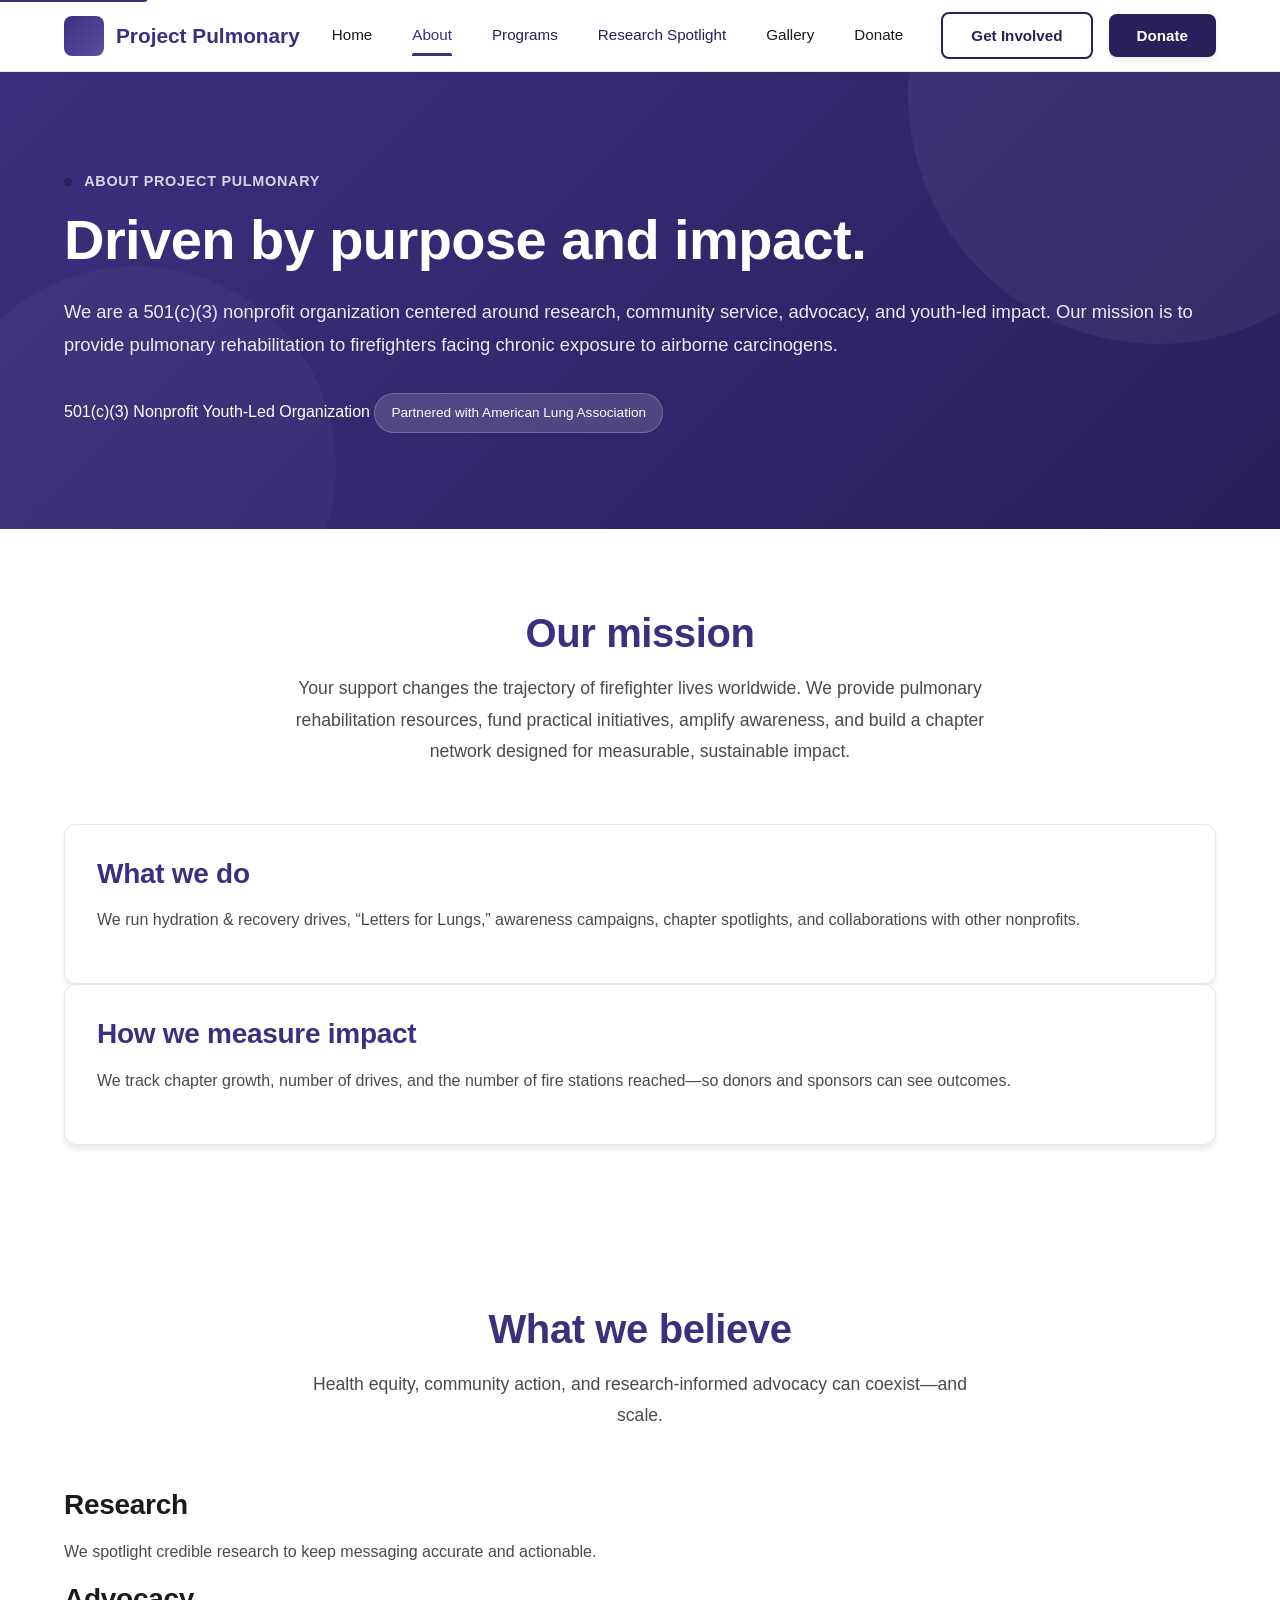
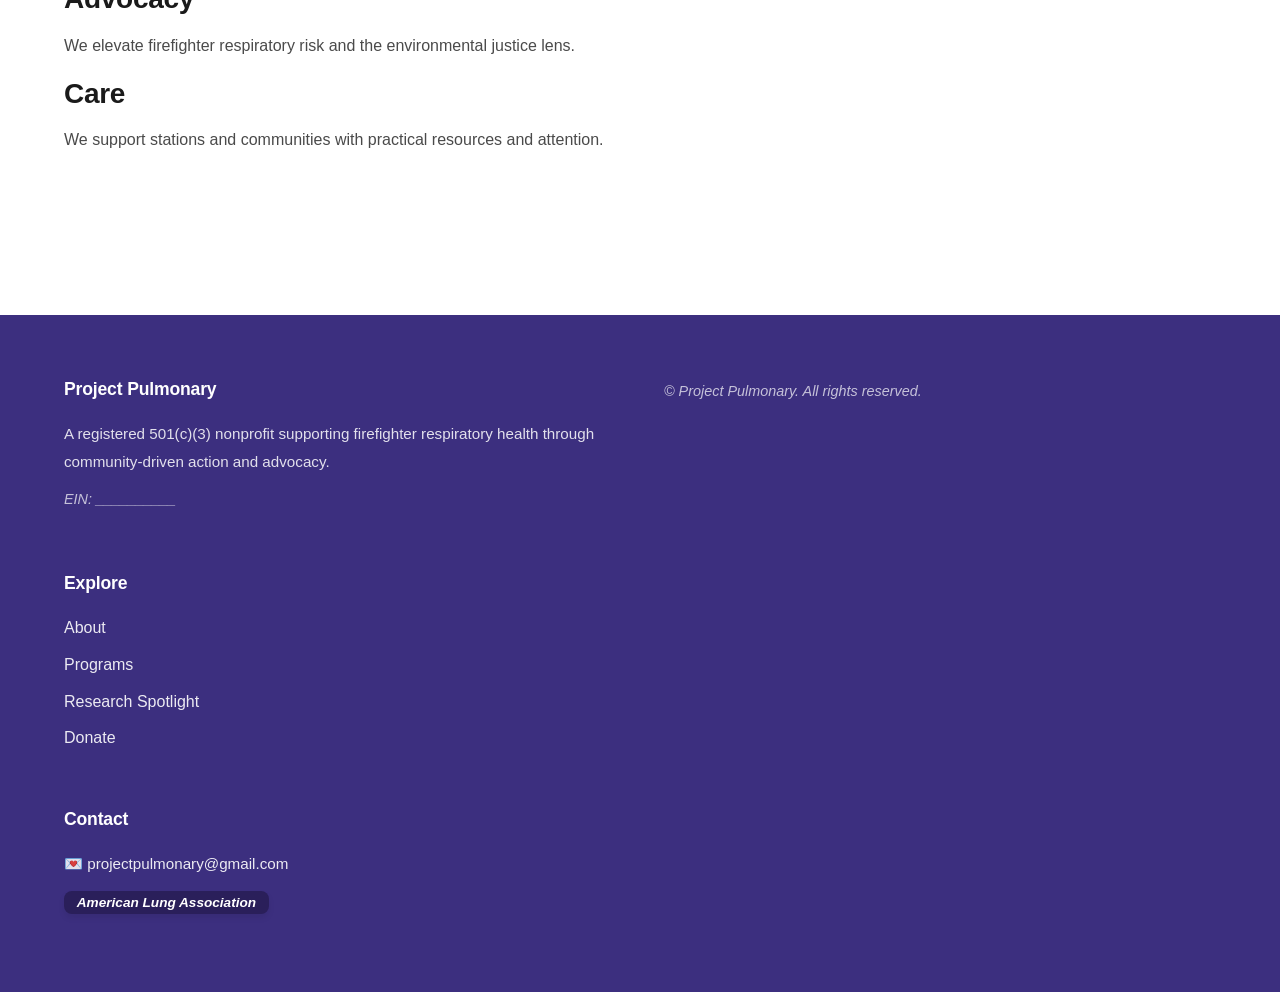
<file: about.html>
<!doctype html>
<html lang="en">

<head>
  <meta charset="utf-8" />
  <meta name="viewport" content="width=device-width, initial-scale=1" />
  <meta name="robots" content="index,follow" />
  <meta name="theme-color" content="#3C2F7F" />
  <title>About | Project Pulmonary</title>
  <meta name="description" content="Learn about Project Pulmonary, a youth-led 501(c)(3) partnered with the American Lung Association to support firefighter lung health." />
  <link rel="canonical" href="https://noranaveen.github.io/projectpdev2/about.html" />

  <meta property="og:title" content="About | Project Pulmonary" />
  <meta property="og:description" content="Learn about Project Pulmonary, a youth-led 501(c)(3) partnered with the American Lung Association to support firefighter lung health." />
  <meta property="og:type" content="website" />
  <meta property="og:url" content="https://noranaveen.github.io/projectpdev2/about.html" />
  <meta property="og:image" content="https://noranaveen.github.io/projectpdev2/assets/img/og-image.jpg" />
  <meta name="twitter:card" content="summary_large_image" />

  <link rel="stylesheet" href="assets/css/styles.css" />

  <script type="application/ld+json">{"@context": "https://schema.org", "@type": "NonprofitOrganization", "name": "Project Pulmonary", "url": "https://noranaveen.github.io/projectpdev2/", "description": "A 501(c)(3) nonprofit supporting firefighter respiratory health through community-driven action and advocacy.", "areaServed": "US", "nonprofitStatus": "https://schema.org/Nonprofit501c3", "email": "projectpulmonary@gmail.com", "memberOf": {"@type": "Organization", "name": "American Lung Association"}}</script>
  <script type="application/ld+json">{"@context": "https://schema.org", "@type": "WebSite", "name": "Project Pulmonary", "url": "https://noranaveen.github.io/projectpdev2/", "inLanguage": "en-US"}</script>
</head>

<body>
<a class="skip" href="#main">Skip to content</a>

<header>
  <div class="container">
    <nav class="nav" aria-label="Primary">
      <a class="brand" href="index.html">
        <span class="logo" aria-hidden="true"></span>
        <span>Project Pulmonary</span>
      </a>

      <div class="navlinks" aria-label="Primary links">
        <a href="index.html">Home</a>
        <a href="about.html" aria-current="page">About</a>
        <a href="programs.html" class="pulse">Programs</a>
        <a href="research.html" class="pulse">Research Spotlight</a>
        <a href="gallery.html">Gallery</a>
        <a href="donate.html">Donate</a>
      </div>

      <div class="ctas" aria-label="Calls to action">
        <a class="btn ghost" href="programs.html#start">Get Involved</a>
        <a class="btn primary" href="donate.html">Donate</a>
      </div>

      <button class="menu-btn" type="button" data-menu-btn aria-label="Open menu" aria-expanded="false">☰</button>
    </nav>

    <div class="mobile-panel" data-mobile-panel hidden>
      <div class="navlinks">
        <a href="index.html">Home</a>
        <a href="about.html" aria-current="page">About</a>
        <a href="programs.html">Programs</a>
        <a href="research.html">Research Spotlight</a>
        <a href="gallery.html">Gallery</a>
        <a href="donate.html">Donate</a>
      </div>
      <div class="ctas">
        <a class="btn ghost" href="programs.html#start">Get Involved</a>
        <a class="btn primary" href="donate.html">Donate</a>
      </div>
    </div>
  </div>
</header>

<main id="main">

<section class="hero">
  <div class="container">
    <div class="panel">
      <span class="kicker"><span class="dot" aria-hidden="true"></span> About Project Pulmonary</span>
      <h1>Driven by purpose and impact.</h1>
      <p class="lede">
        We are a 501(c)(3) nonprofit organization centered around research, community service, advocacy, and youth-led impact. Our mission is to provide pulmonary rehabilitation to firefighters facing chronic exposure to airborne carcinogens.
      </p>
      <div class=\"badges\">
        <span class=\"badge\">501(c)(3) Nonprofit</span>
        <span class=\"badge\">Youth-Led Organization</span>
        <span class="badge">Partnered with American Lung Association</span>
      </div>
    </div>
  </div>
</section>

<section aria-label="Mission and model">
  <div class="container">
    <div class="section-title">
      <h2>Our mission</h2>
      <p>
        Your support changes the trajectory of firefighter lives worldwide. We provide pulmonary rehabilitation resources, fund practical initiatives, amplify awareness, and build a chapter network designed for measurable, sustainable impact.
      </p>
    </div>

    <div class="grid-2">
      <div class="card">
        <h3>What we do</h3>
        <p>
          We run hydration & recovery drives, “Letters for Lungs,” awareness campaigns, chapter spotlights,
          and collaborations with other nonprofits.
        </p>
      </div>
      <div class="card">
        <h3>How we measure impact</h3>
        <p>
          We track chapter growth, number of drives, and the number of fire stations reached—so donors and sponsors can see outcomes.
        </p>
      </div>
    </div>
  </div>
</section>

<section aria-label="Values">
  <div class="container">
    <div class="section-title">
      <h2>What we believe</h2>
      <p>Health equity, community action, and research-informed advocacy can coexist—and scale.</p>
    </div>

    <div class="pillars">
      <div class="pillar"><h3>Research</h3><p>We spotlight credible research to keep messaging accurate and actionable.</p></div>
      <div class="pillar"><h3>Advocacy</h3><p>We elevate firefighter respiratory risk and the environmental justice lens.</p></div>
      <div class="pillar"><h3>Care</h3><p>We support stations and communities with practical resources and attention.</p></div>
    </div>
  </div>
</section>

</main>

<footer>
  <div class="container">
    <div class="footer-grid">
      <div>
        <h3>Project Pulmonary</h3>
        <p>
          A registered 501(c)(3) nonprofit supporting firefighter respiratory health through community-driven action and advocacy.
        </p>
        <p class="note">EIN: __________</p>
      </div>
      <div>
        <h3>Explore</h3>
        <ul>
          <li><a href="about.html">About</a></li>
          <li><a href="programs.html">Programs</a></li>
          <li><a href="research.html">Research Spotlight</a></li>
          <li><a href="donate.html">Donate</a></li>
        </ul>
      </div>
      <div>
        <h3>Contact</h3>
        <p>💌 <a href="mailto:projectpulmonary@gmail.com">projectpulmonary@gmail.com</a></p>
        <p class="note"><a class="btn primary" href="https://www.instagram.com/lungassociation/" target="_blank" style="padding:0.3rem 0.8rem; font-size:0.85rem;">American Lung Association</a></p>
      </div>
    </div>
    <p class="note">© <span id="y"></span> Project Pulmonary. All rights reserved.</p>
  </div>
</footer>
<script src="assets/js/app.js" defer></script>

</body>
</html>
</file>
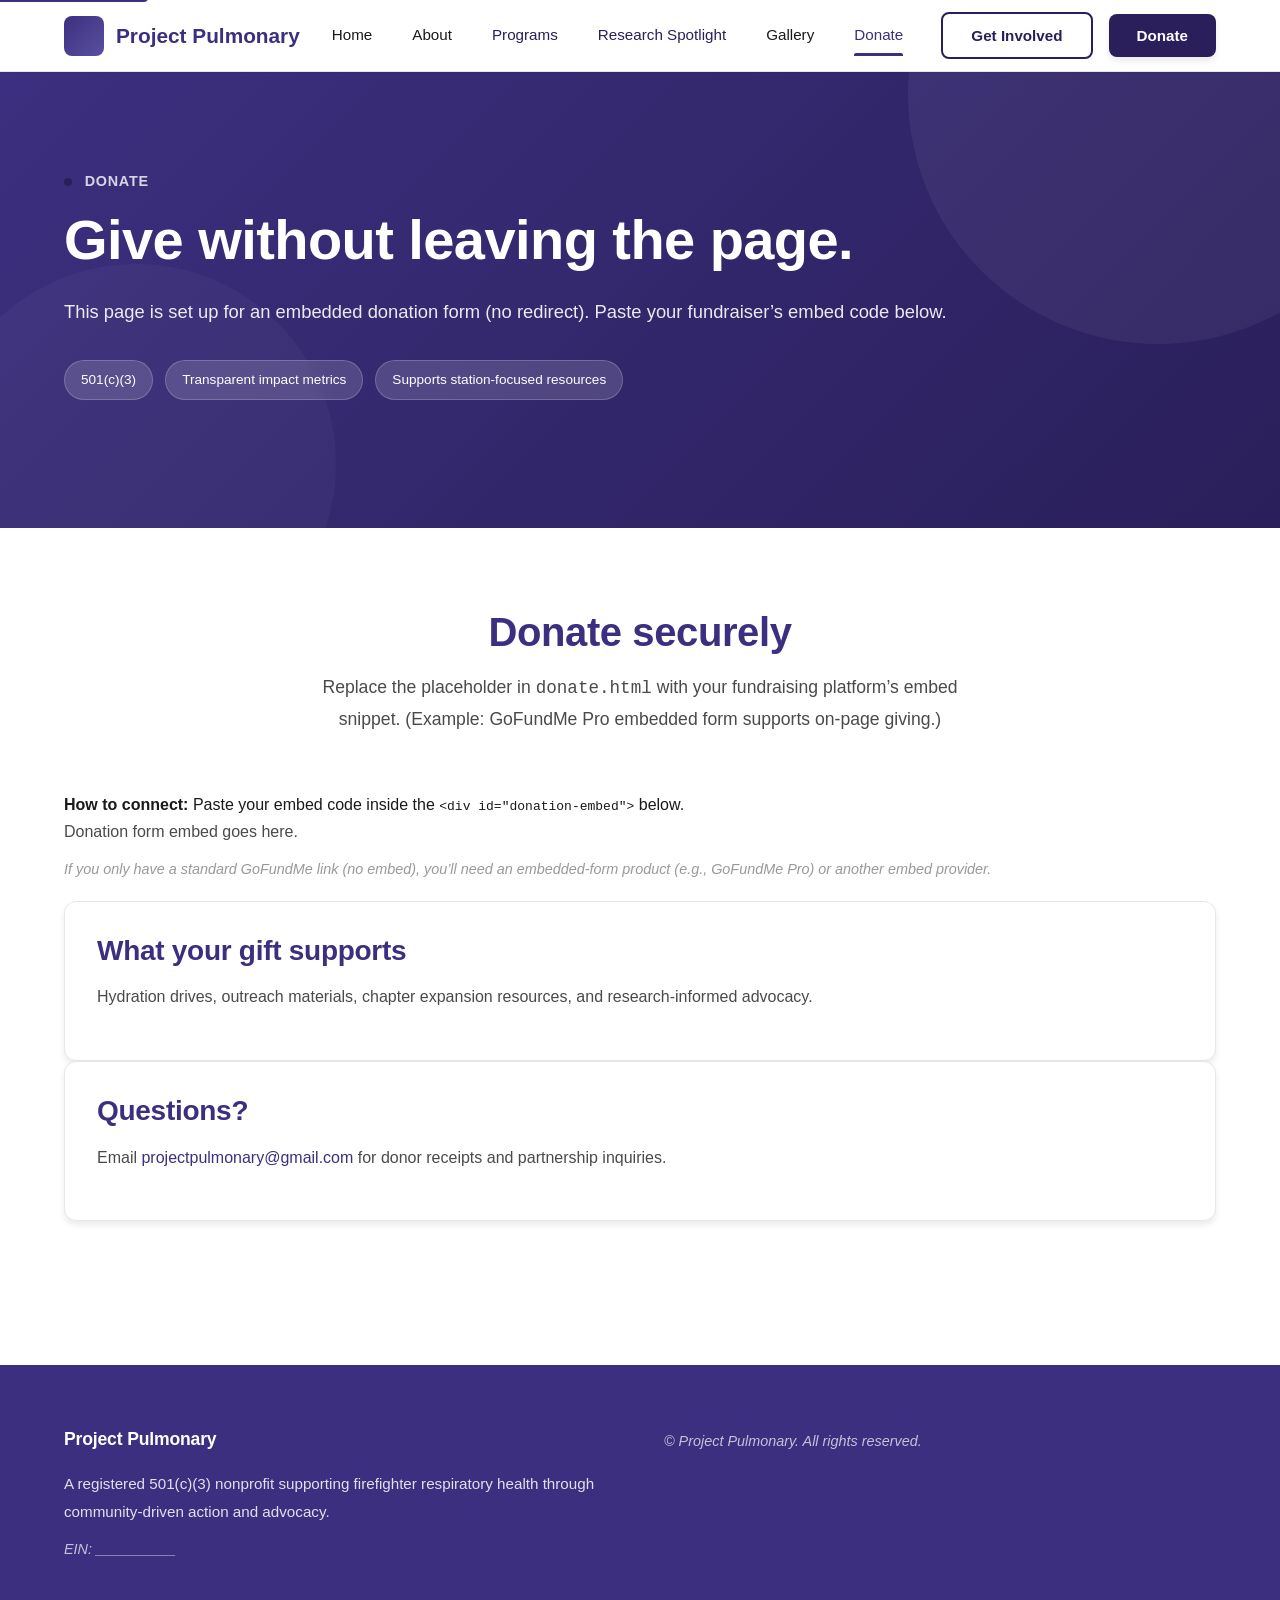
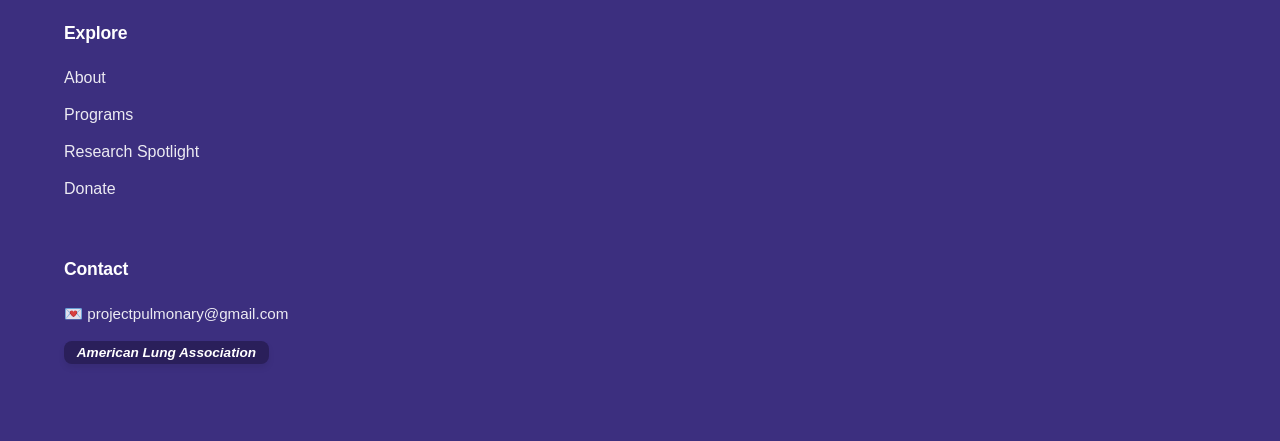
<file: donate.html>
<!doctype html>
<html lang="en">

<head>
  <meta charset="utf-8" />
  <meta name="viewport" content="width=device-width, initial-scale=1" />
  <meta name="robots" content="index,follow" />
  <meta name="theme-color" content="#3C2F7F" />
  <title>Donate | Project Pulmonary</title>
  <meta name="description" content="Donate to Project Pulmonary through an embedded fundraising form—support firefighter respiratory health and environmental justice advocacy." />
  <link rel="canonical" href="https://noranaveen.github.io/projectpdev2/donate.html" />

  <meta property="og:title" content="Donate | Project Pulmonary" />
  <meta property="og:description" content="Donate to Project Pulmonary through an embedded fundraising form—support firefighter respiratory health and environmental justice advocacy." />
  <meta property="og:type" content="website" />
  <meta property="og:url" content="https://noranaveen.github.io/projectpdev2/donate.html" />
  <meta property="og:image" content="https://noranaveen.github.io/projectpdev2/assets/img/og-image.jpg" />
  <meta name="twitter:card" content="summary_large_image" />

  <link rel="stylesheet" href="assets/css/styles.css" />

  <script type="application/ld+json">{"@context": "https://schema.org", "@type": "NonprofitOrganization", "name": "Project Pulmonary", "url": "https://noranaveen.github.io/projectpdev2/", "description": "A 501(c)(3) nonprofit supporting firefighter respiratory health through community-driven action and advocacy.", "areaServed": "US", "nonprofitStatus": "https://schema.org/Nonprofit501c3", "email": "projectpulmonary@gmail.com", "memberOf": {"@type": "Organization", "name": "American Lung Association"}}</script>
  <script type="application/ld+json">{"@context": "https://schema.org", "@type": "WebSite", "name": "Project Pulmonary", "url": "https://noranaveen.github.io/projectpdev2/", "inLanguage": "en-US"}</script>
</head>

<body>
<a class="skip" href="#main">Skip to content</a>

<header>
  <div class="container">
    <nav class="nav" aria-label="Primary">
      <a class="brand" href="index.html">
        <span class="logo" aria-hidden="true"></span>
        <span>Project Pulmonary</span>
      </a>

      <div class="navlinks" aria-label="Primary links">
        <a href="index.html">Home</a>
        <a href="about.html">About</a>
        <a href="programs.html" class="pulse">Programs</a>
        <a href="research.html" class="pulse">Research Spotlight</a>
        <a href="gallery.html">Gallery</a>
        <a href="donate.html" aria-current="page">Donate</a>
      </div>

      <div class="ctas" aria-label="Calls to action">
        <a class="btn ghost" href="programs.html#start">Get Involved</a>
        <a class="btn primary" href="donate.html">Donate</a>
      </div>

      <button class="menu-btn" type="button" data-menu-btn aria-label="Open menu" aria-expanded="false">☰</button>
    </nav>

    <div class="mobile-panel" data-mobile-panel hidden>
      <div class="navlinks">
        <a href="index.html">Home</a>
        <a href="about.html">About</a>
        <a href="programs.html">Programs</a>
        <a href="research.html">Research Spotlight</a>
        <a href="gallery.html">Gallery</a>
        <a href="donate.html" aria-current="page">Donate</a>
      </div>
      <div class="ctas">
        <a class="btn ghost" href="programs.html#start">Get Involved</a>
        <a class="btn primary" href="donate.html">Donate</a>
      </div>
    </div>
  </div>
</header>

<main id="main">

<section class="hero">
  <div class="container">
    <div class="panel">
      <span class="kicker"><span class="dot" aria-hidden="true"></span> Donate</span>
      <h1>Give without leaving the page.</h1>
      <p class="lede">
        This page is set up for an embedded donation form (no redirect). Paste your fundraiser’s embed code below.
      </p>
      <div class="badges" style="margin-top:16px;">
        <span class="badge">501(c)(3)</span>
        <span class="badge">Transparent impact metrics</span>
        <span class="badge">Supports station-focused resources</span>
      </div>
    </div>
  </div>
</section>

<section aria-label="Embedded donation form">
  <div class="container">
    <div class="section-title">
      <h2>Donate securely</h2>
      <p>
        Replace the placeholder in <code>donate.html</code> with your fundraising platform’s embed snippet.
        (Example: GoFundMe Pro embedded form supports on-page giving.)
      </p>
    </div>

    <div class="embed-wrap">
      <div class="embed-hint">
        <strong>How to connect:</strong>
        <span style="color:var(--muted);">
          Paste your embed code inside the <code>&lt;div id="donation-embed"&gt;</code> below.
        </span>
      </div>

      <div id="donation-embed" class="embed" role="region" aria-label="Donation form embed">
        <div>
          <p style="margin:0 0 10px;">Donation form embed goes here.</p>
          <p class="note" style="margin:0;">
            If you only have a standard GoFundMe link (no embed), you’ll need an embedded-form product (e.g., GoFundMe Pro) or another embed provider.
          </p>
        </div>
      </div>
    </div>

    <div class="grid-2" style="margin-top:18px;">
      <div class="card">
        <h3>What your gift supports</h3>
        <p>Hydration drives, outreach materials, chapter expansion resources, and research-informed advocacy.</p>
      </div>
      <div class="card">
        <h3>Questions?</h3>
        <p>Email <a href="mailto:projectpulmonary@gmail.com">projectpulmonary@gmail.com</a> for donor receipts and partnership inquiries.</p>
      </div>
    </div>
  </div>
</section>

</main>

<footer>
  <div class="container">
    <div class="footer-grid">
      <div>
        <h3>Project Pulmonary</h3>
        <p>
          A registered 501(c)(3) nonprofit supporting firefighter respiratory health through community-driven action and advocacy.
        </p>
        <p class="note">EIN: __________</p>
      </div>
      <div>
        <h3>Explore</h3>
        <ul>
          <li><a href="about.html">About</a></li>
          <li><a href="programs.html">Programs</a></li>
          <li><a href="research.html">Research Spotlight</a></li>
          <li><a href="donate.html">Donate</a></li>
        </ul>
      </div>
      <div>
        <h3>Contact</h3>
        <p>💌 <a href="mailto:projectpulmonary@gmail.com">projectpulmonary@gmail.com</a></p>
        <p class="note"><a class="btn primary" href="https://www.instagram.com/lungassociation/" target="_blank" style="padding:0.3rem 0.8rem; font-size:0.85rem;">American Lung Association</a></p>
      </div>
    </div>
    <p class="note">© <span id="y"></span> Project Pulmonary. All rights reserved.</p>
  </div>
</footer>
<script src="assets/js/app.js" defer></script>

</body>
</html>
</file>
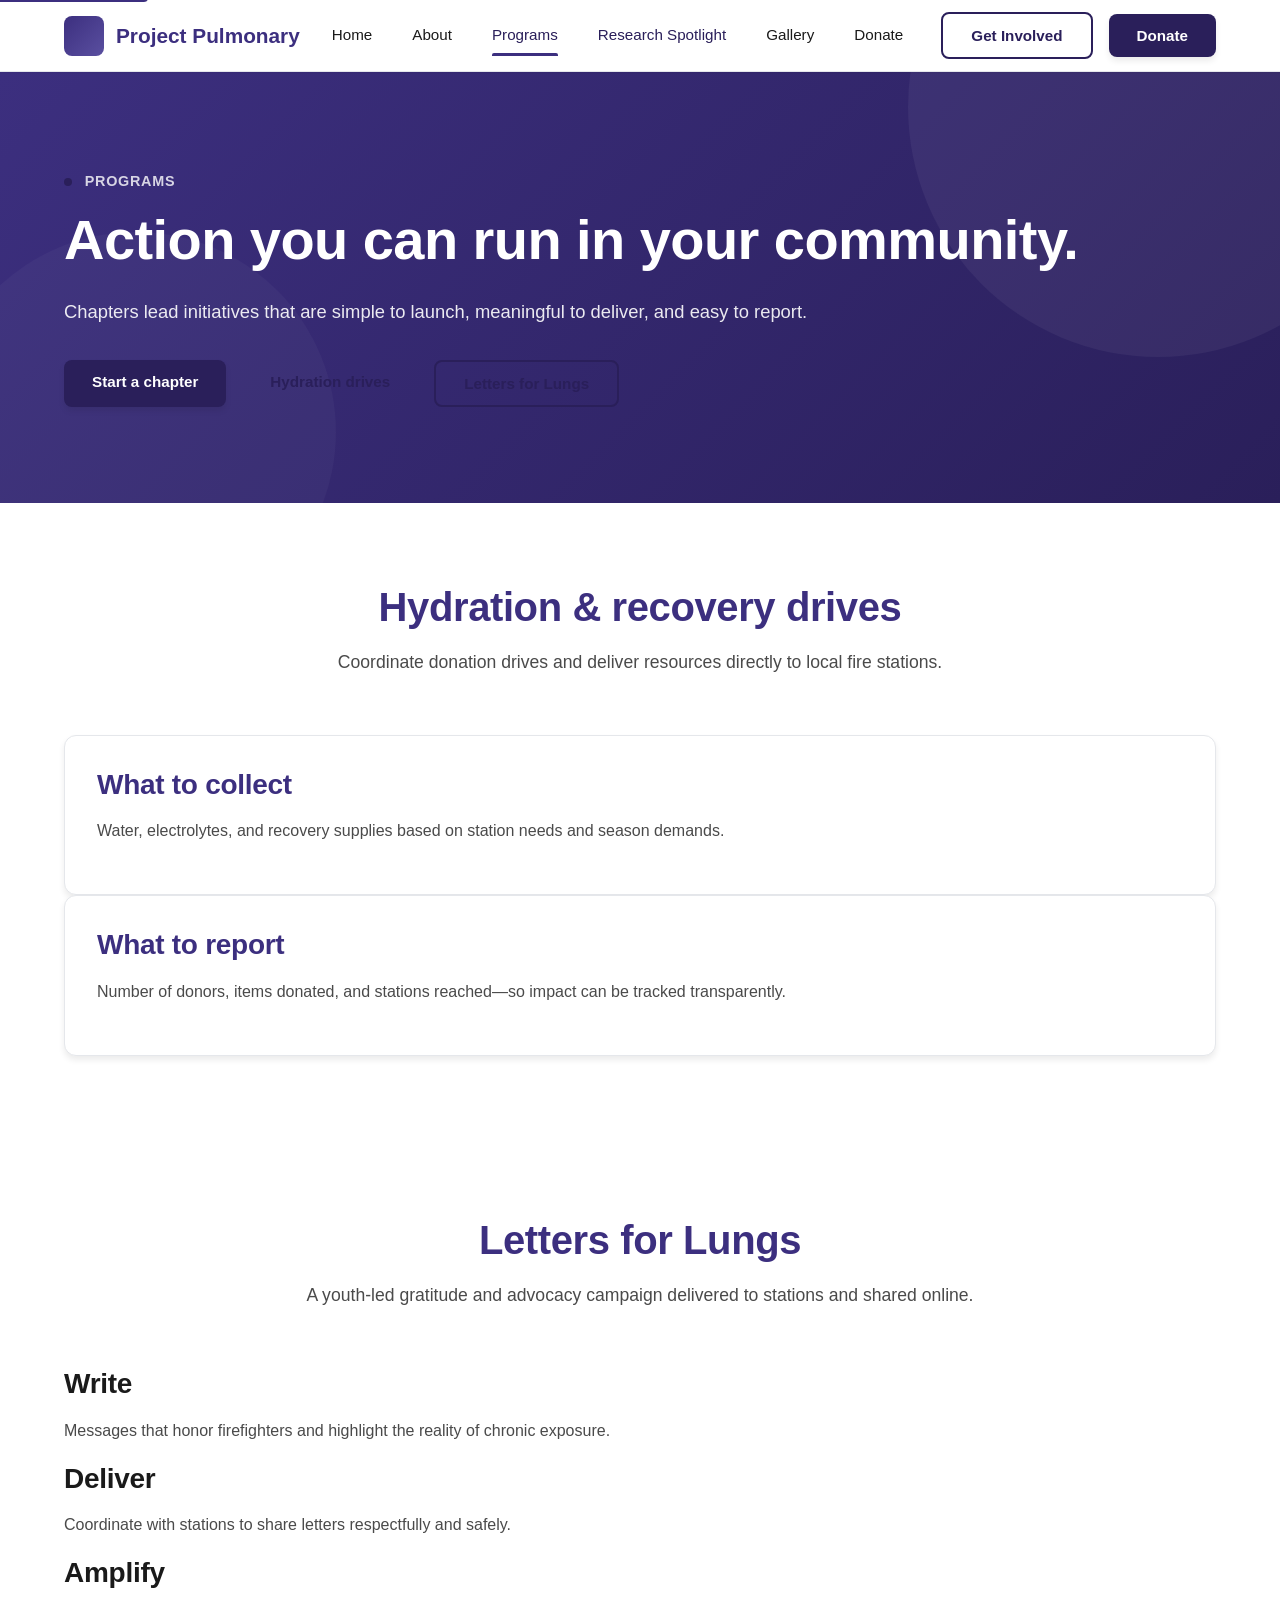
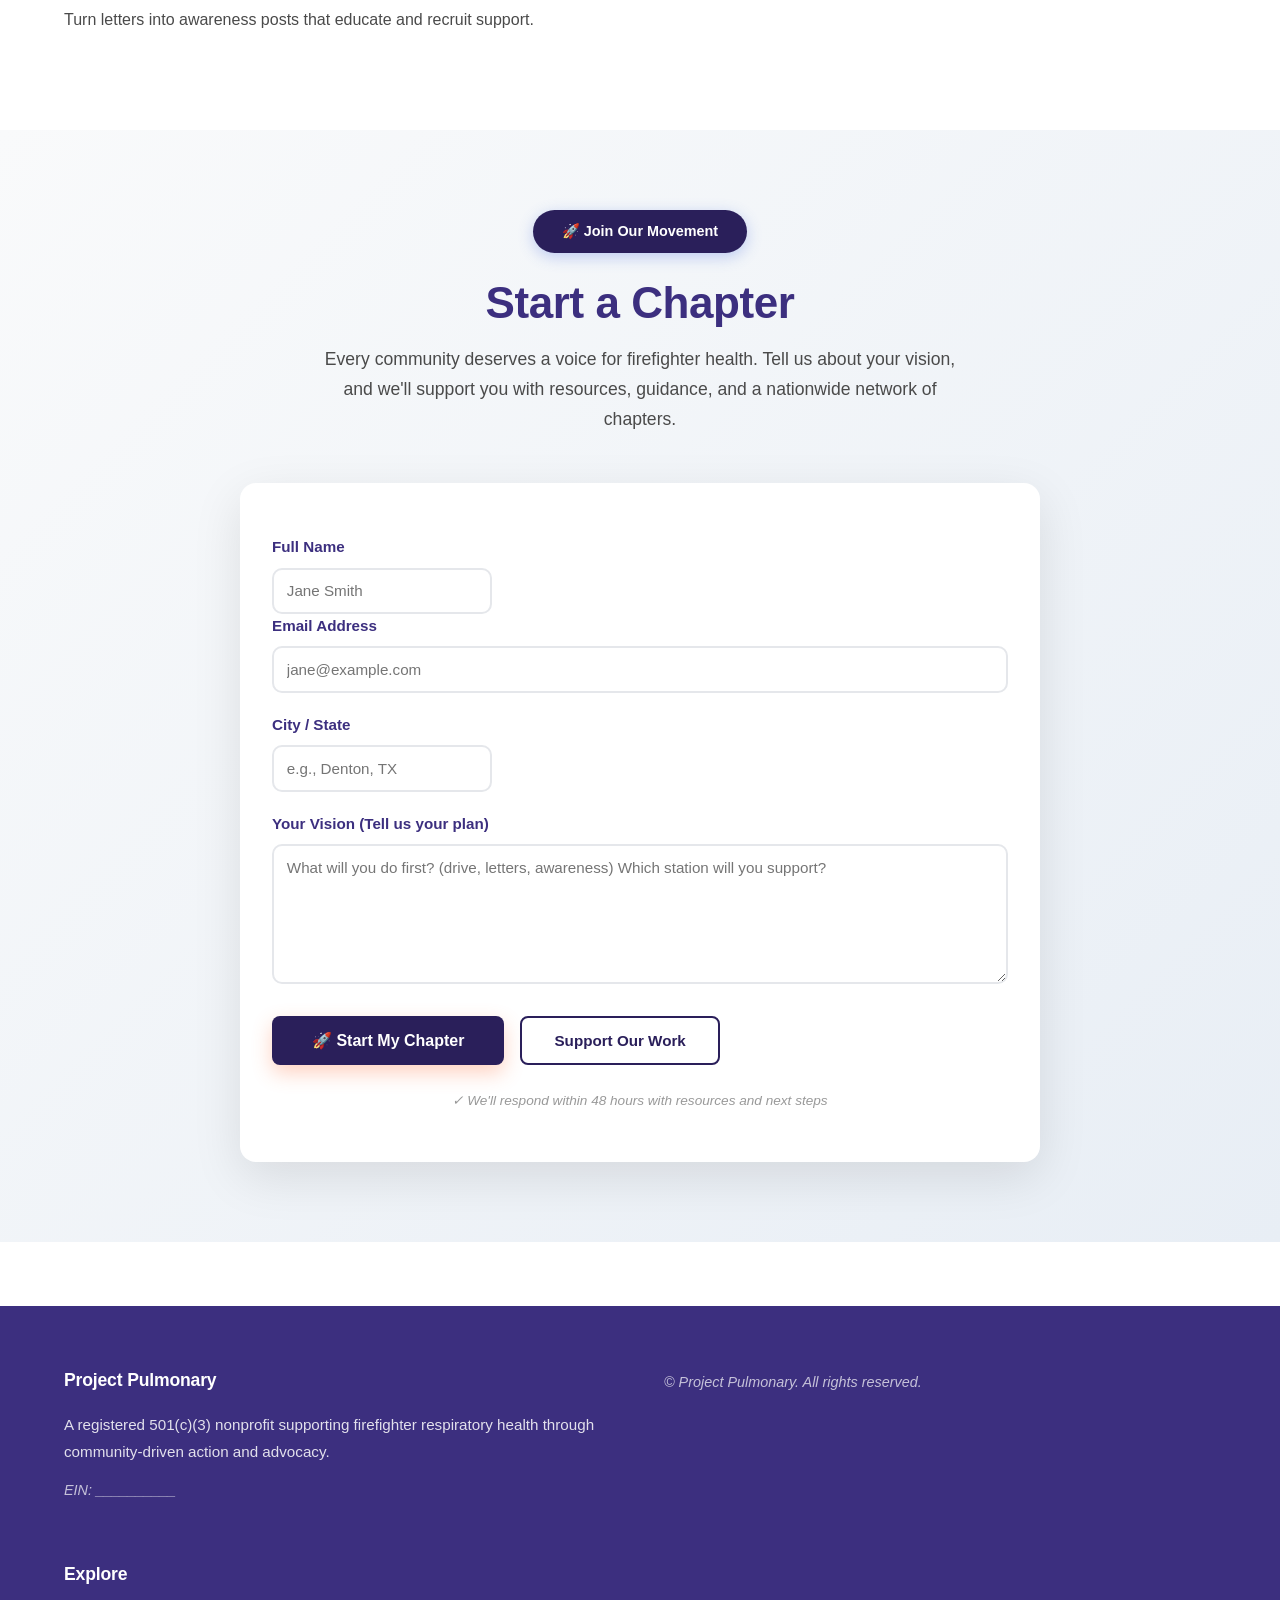
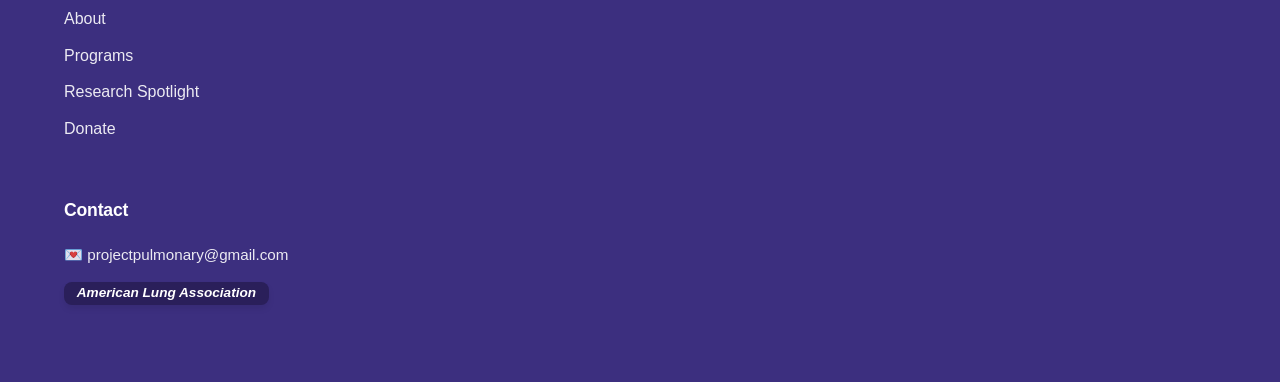
<file: programs.html>
<!doctype html>
<html lang="en">

<head>
  <meta charset="utf-8" />
  <meta name="viewport" content="width=device-width, initial-scale=1" />
  <meta name="robots" content="index,follow" />
  <meta name="theme-color" content="#3C2F7F" />
  <title>Programs | Project Pulmonary</title>
  <meta name="description" content="Explore Project Pulmonary programs: hydration & recovery drives, Letters for Lungs, awareness posts, and chapter-led initiatives." />
  <link rel="canonical" href="https://noranaveen.github.io/projectpdev2/programs.html" />

  <meta property="og:title" content="Programs | Project Pulmonary" />
  <meta property="og:description" content="Explore Project Pulmonary programs: hydration & recovery drives, Letters for Lungs, awareness posts, and chapter-led initiatives." />
  <meta property="og:type" content="website" />
  <meta property="og:url" content="https://noranaveen.github.io/projectpdev2/programs.html" />
  <meta property="og:image" content="https://noranaveen.github.io/projectpdev2/assets/img/og-image.jpg" />
  <meta name="twitter:card" content="summary_large_image" />

  <link rel="stylesheet" href="assets/css/styles.css" />

  <script type="application/ld+json">{"@context": "https://schema.org", "@type": "NonprofitOrganization", "name": "Project Pulmonary", "url": "https://noranaveen.github.io/projectpdev2/", "description": "A 501(c)(3) nonprofit supporting firefighter respiratory health through community-driven action and advocacy.", "areaServed": "US", "nonprofitStatus": "https://schema.org/Nonprofit501c3", "email": "projectpulmonary@gmail.com", "memberOf": {"@type": "Organization", "name": "American Lung Association"}}</script>
  <script type="application/ld+json">{"@context": "https://schema.org", "@type": "WebSite", "name": "Project Pulmonary", "url": "https://noranaveen.github.io/projectpdev2/", "inLanguage": "en-US"}</script>
</head>

<body>
<a class="skip" href="#main">Skip to content</a>

<header>
  <div class="container">
    <nav class="nav" aria-label="Primary">
      <a class="brand" href="index.html">
        <span class="logo" aria-hidden="true"></span>
        <span>Project Pulmonary</span>
      </a>

      <div class="navlinks" aria-label="Primary links">
        <a href="index.html">Home</a>
        <a href="about.html">About</a>
        <a href="programs.html" aria-current="page" class="pulse">Programs</a>
        <a href="research.html" class="pulse">Research Spotlight</a>
        <a href="gallery.html">Gallery</a>
        <a href="donate.html">Donate</a>
      </div>

      <div class="ctas" aria-label="Calls to action">
        <a class="btn ghost" href="programs.html#start">Get Involved</a>
        <a class="btn primary" href="donate.html">Donate</a>
      </div>

      <button class="menu-btn" type="button" data-menu-btn aria-label="Open menu" aria-expanded="false">☰</button>
    </nav>

    <div class="mobile-panel" data-mobile-panel hidden>
      <div class="navlinks">
        <a href="index.html">Home</a>
        <a href="about.html">About</a>
        <a href="programs.html" aria-current="page">Programs</a>
        <a href="research.html">Research Spotlight</a>
        <a href="gallery.html">Gallery</a>
        <a href="donate.html">Donate</a>
      </div>
      <div class="ctas">
        <a class="btn ghost" href="programs.html#start">Get Involved</a>
        <a class="btn primary" href="donate.html">Donate</a>
      </div>
    </div>
  </div>
</header>

<main id="main">

<section class="hero">
  <div class="container">
    <div class="panel">
      <span class="kicker"><span class="dot" aria-hidden="true"></span> Programs</span>
      <h1 style="color: white;">Action you can run in your community.</h1>
      <p class="lede">
        Chapters lead initiatives that are simple to launch, meaningful to deliver, and easy to report.
      </p>
      <div class="hero-actions" style="margin-top:18px;">
        <a class="btn primary" href="#start">Start a chapter</a>
        <a class="btn" href="#drives">Hydration drives</a>
        <a class="btn ghost" href="#letters">Letters for Lungs</a>
      </div>
    </div>
  </div>
</section>

<section id="drives" aria-label="Hydration drives">
  <div class="container">
    <div class="section-title">
      <h2>Hydration & recovery drives</h2>
      <p>Coordinate donation drives and deliver resources directly to local fire stations.</p>
    </div>
    <div class="grid-2">
      <div class="card">
        <h3>What to collect</h3>
        <p>Water, electrolytes, and recovery supplies based on station needs and season demands.</p>
      </div>
      <div class="card">
        <h3>What to report</h3>
        <p>Number of donors, items donated, and stations reached—so impact can be tracked transparently.</p>
      </div>
    </div>
  </div>
</section>

<section id="letters" aria-label="Letters for Lungs">
  <div class="container">
    <div class="section-title">
      <h2>Letters for Lungs</h2>
      <p>A youth-led gratitude and advocacy campaign delivered to stations and shared online.</p>
    </div>
    <div class="pillars">
      <div class="pillar"><h3>Write</h3><p>Messages that honor firefighters and highlight the reality of chronic exposure.</p></div>
      <div class="pillar"><h3>Deliver</h3><p>Coordinate with stations to share letters respectfully and safely.</p></div>
      <div class="pillar"><h3>Amplify</h3><p>Turn letters into awareness posts that educate and recruit support.</p></div>
    </div>
  </div>
</section>

<section id="start" aria-label="Start a chapter" style="padding: 5rem 1.5rem; background: linear-gradient(135deg, #f9fafb 0%, #e8eef5 100%);">
  <div class="container">
    <div style="text-align: center; margin-bottom: 3rem; animation: slideUp 0.8s ease-out;">
      <span style="display: inline-block; background: var(--secondary); color: white; padding: 0.6rem 1.8rem; border-radius: 50px; font-weight: 700; font-size: 0.9rem; margin-bottom: 1.5rem; box-shadow: 0 4px 15px rgba(65, 105, 225, 0.3); transition: all 0.3s ease;">🚀 Join Our Movement</span>
      <h2 style="color: var(--primary); margin-bottom: 1rem; font-size: 2.75rem;">Start a Chapter</h2>
      <p style="color: var(--text-light); max-width: 650px; margin: 0 auto; font-size: 1.1rem; line-height: 1.7;">Every community deserves a voice for firefighter health. Tell us about your vision, and we'll support you with resources, guidance, and a nationwide network of chapters.</p>
    </div>

    <form class="card" data-form="chapter" data-email="projectpulmonary@gmail.com" style="max-width:800px; margin: 0 auto; background: white; box-shadow: 0 15px 50px rgba(0, 0, 0, 0.1); border: none; border-radius: 1rem; animation: fadeIn 1s ease-out;">
      <div data-notice></div>

      <div class="grid-2" style="margin-top:20px; gap: 1.5rem;">
        <div style="animation: slideUp 0.8s ease-out 0.1s both;">
          <label for="name" style="display:block;margin-bottom:8px;font-weight:800; color: #3C2F7F; font-size: 0.95rem;">Full Name</label>
          <input class="input" id="name" name="name" required placeholder="Jane Smith" style="border: 2px solid #e5e7eb; border-radius: 10px; padding: 0.8rem; transition: all 0.3s ease; font-size: 0.95rem;" />
        </div>
        <div style="animation: slideUp 0.8s ease-out 0.15s both;">
          <label for="email" style="display:block;margin-bottom:8px;font-weight:800; color: #3C2F7F; font-size: 0.95rem;">Email Address</label>
          <input class="input" id="email" name="email" type="email" required placeholder="jane@example.com" style="border: 2px solid #e5e7eb; border-radius: 10px; padding: 0.8rem; transition: all 0.3s ease; font-size: 0.95rem;" />
        </div>
      </div>

      <div style="margin-top:20px; animation: slideUp 0.8s ease-out 0.2s both;">
        <label for="region" style="display:block;margin-bottom:8px;font-weight:800; color: #3C2F7F; font-size: 0.95rem;">City / State</label>
        <input class="input" id="region" name="region" required placeholder="e.g., Denton, TX" style="border: 2px solid #e5e7eb; border-radius: 10px; padding: 0.8rem; transition: all 0.3s ease; font-size: 0.95rem;" />
      </div>

      <div style="margin-top:20px; animation: slideUp 0.8s ease-out 0.25s both;">
        <label for="message" style="display:block;margin-bottom:8px;font-weight:800; color: #3C2F7F; font-size: 0.95rem;">Your Vision (Tell us your plan)</label>
        <textarea class="input" id="message" name="message" required style="min-height:140px; border: 2px solid #e5e7eb; border-radius: 10px; padding: 0.8rem; transition: all 0.3s ease; font-size: 0.95rem; resize: vertical;" placeholder="What will you do first? (drive, letters, awareness) Which station will you support?"></textarea>
      </div>

      <div class="hero-actions" style="margin-top:24px; gap: 1rem; animation: slideUp 0.8s ease-out 0.3s both;">
        <button class="btn primary" type="submit" style="padding: 1rem 2.5rem; font-weight: 700; font-size: 1rem; box-shadow: 0 8px 20px rgba(255, 107, 53, 0.3); transition: all 0.3s ease; cursor: pointer;">🚀 Start My Chapter</button>
        <a class="btn ghost" href="donate.html" style="padding: 0.95rem 2rem; border: 2px solid var(--secondary); color: var(--secondary); font-weight: 600; transition: all 0.3s ease;">Support Our Work</a>
      </div>
      <p class="note" style="color: #999; font-size: 0.85rem; margin-top: 1.5rem; text-align: center;">✓ We'll respond within 48 hours with resources and next steps</p>
    </form>
  </div>
</section>

</main>

<footer>
  <div class="container">
    <div class="footer-grid">
      <div>
        <h3>Project Pulmonary</h3>
        <p>
          A registered 501(c)(3) nonprofit supporting firefighter respiratory health through community-driven action and advocacy.
        </p>
        <p class="note">EIN: __________</p>
      </div>
      <div>
        <h3>Explore</h3>
        <ul>
          <li><a href="about.html">About</a></li>
          <li><a href="programs.html">Programs</a></li>
          <li><a href="research.html">Research Spotlight</a></li>
          <li><a href="donate.html">Donate</a></li>
        </ul>
      </div>
      <div>
        <h3>Contact</h3>
        <p>💌 <a href="mailto:projectpulmonary@gmail.com">projectpulmonary@gmail.com</a></p>
        <p class="note"><a class="btn primary" href="https://www.instagram.com/lungassociation/" target="_blank" style="padding:0.3rem 0.8rem; font-size:0.85rem;">American Lung Association</a></p>
      </div>
    </div>
    <p class="note">© <span id="y"></span> Project Pulmonary. All rights reserved.</p>
  </div>
</footer>
<script src="assets/js/app.js" defer></script>

</body>
</html>
</file>
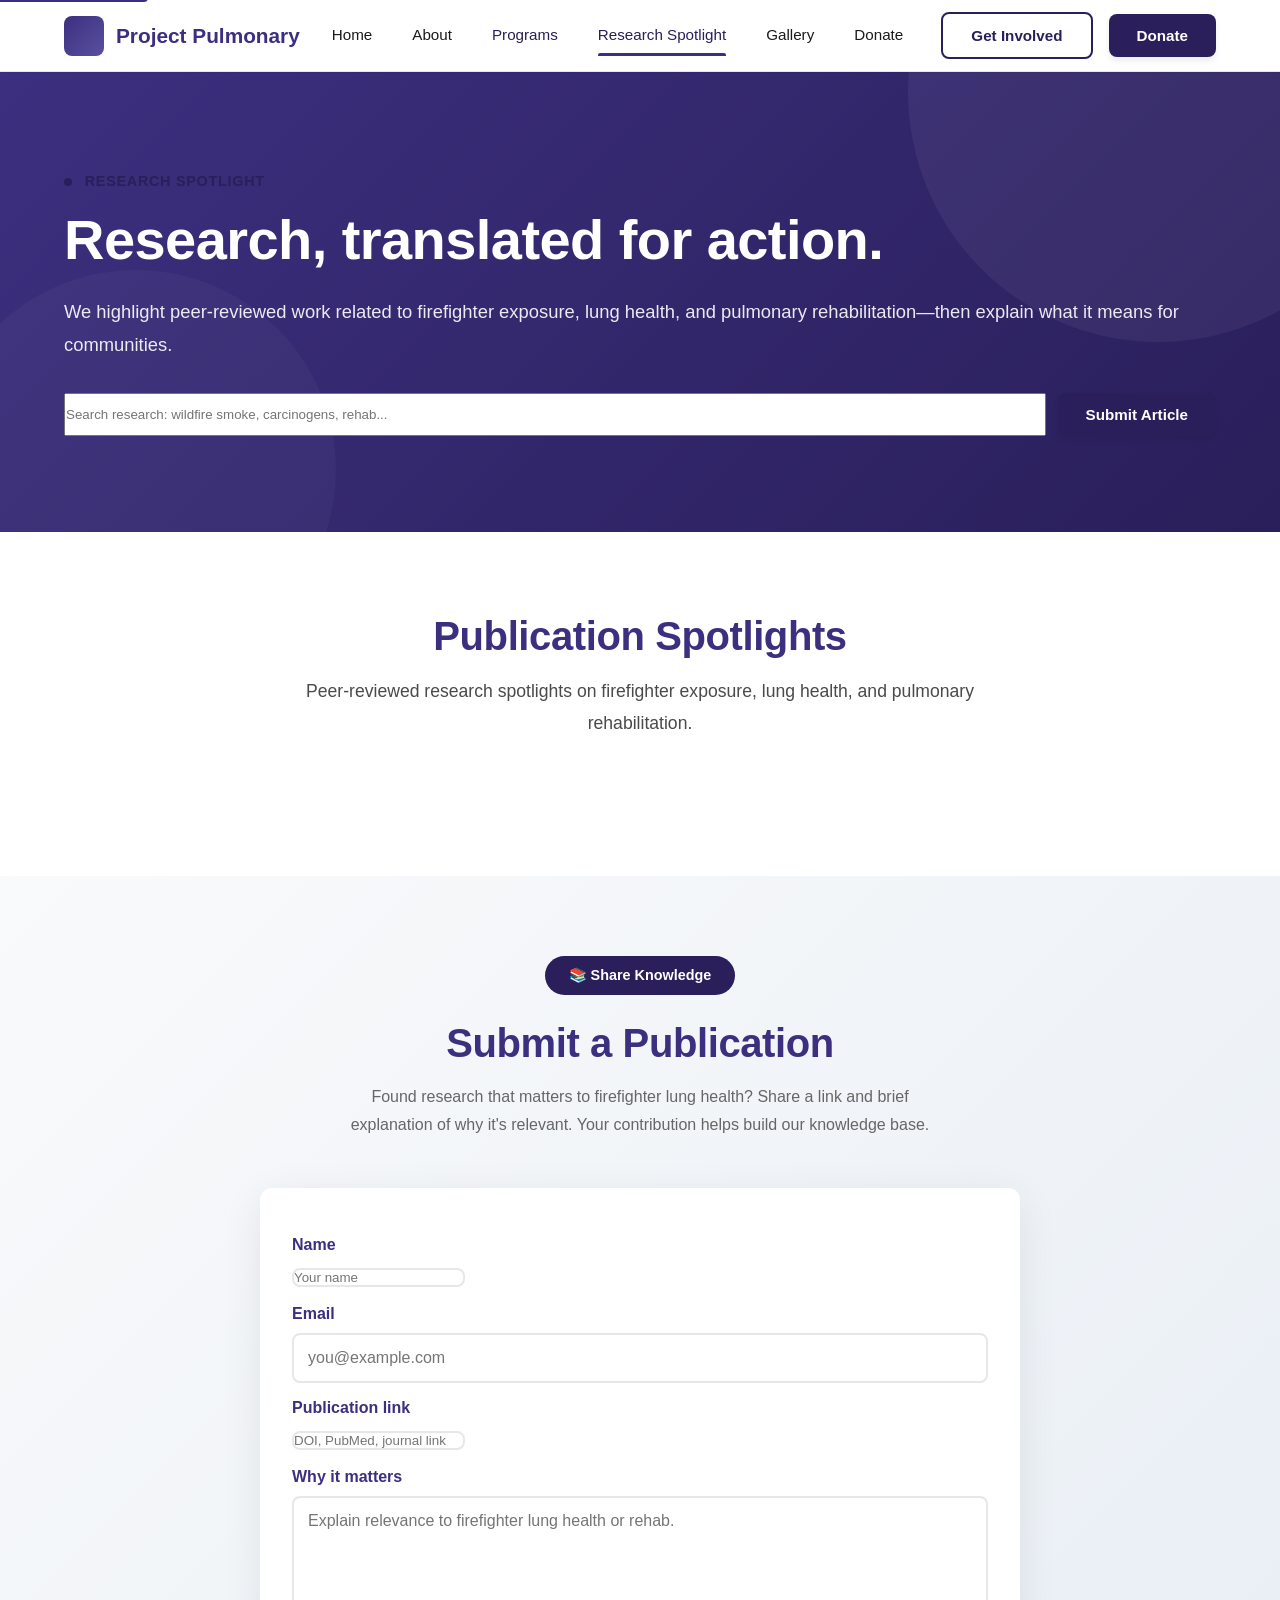
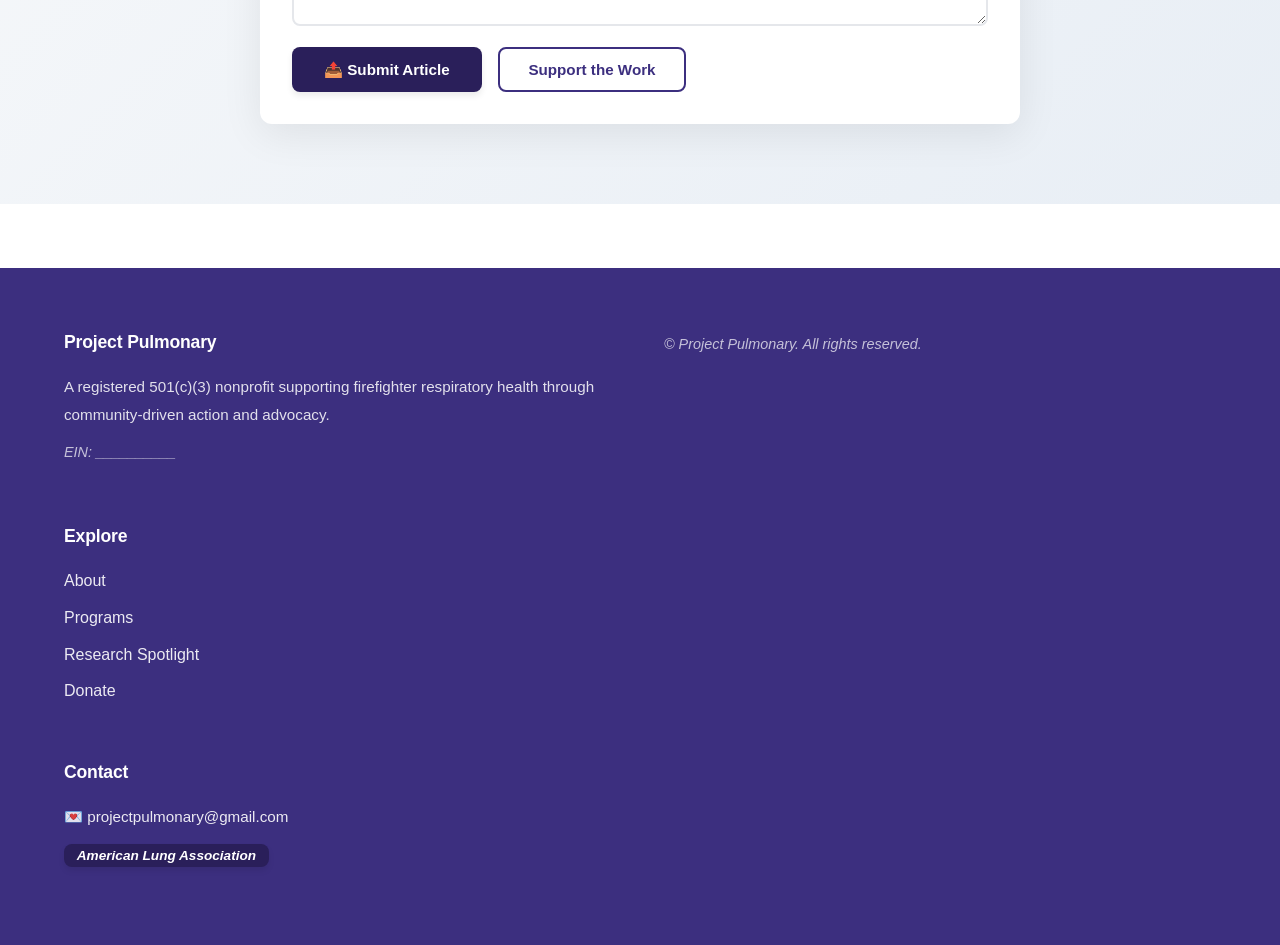
<file: research.html>
<!doctype html>
<html lang="en">

<head>
  <meta charset="utf-8" />
  <meta name="viewport" content="width=device-width, initial-scale=1" />
  <meta name="robots" content="index,follow" />
  <meta name="theme-color" content="#3C2F7F" />
  <title>Research Spotlight | Project Pulmonary</title>
  <meta name="description" content="Publication spotlights on firefighter exposure, lung health, and pulmonary rehabilitation—translated for community action." />
  <link rel="canonical" href="https://noranaveen.github.io/projectpdev2/research.html" />

  <meta property="og:title" content="Research Spotlight | Project Pulmonary" />
  <meta property="og:description" content="Publication spotlights on firefighter exposure, lung health, and pulmonary rehabilitation—translated for community action." />
  <meta property="og:type" content="website" />
  <meta property="og:url" content="https://noranaveen.github.io/projectpdev2/research.html" />
  <meta property="og:image" content="https://noranaveen.github.io/projectpdev2/assets/img/og-image.jpg" />
  <meta name="twitter:card" content="summary_large_image" />

  <link rel="stylesheet" href="assets/css/styles.css" />

  <script type="application/ld+json">{"@context": "https://schema.org", "@type": "NonprofitOrganization", "name": "Project Pulmonary", "url": "https://noranaveen.github.io/projectpdev2/", "description": "A 501(c)(3) nonprofit supporting firefighter respiratory health through community-driven action and advocacy.", "areaServed": "US", "nonprofitStatus": "https://schema.org/Nonprofit501c3", "email": "projectpulmonary@gmail.com", "memberOf": {"@type": "Organization", "name": "American Lung Association"}}</script>
  <script type="application/ld+json">{"@context": "https://schema.org", "@type": "WebSite", "name": "Project Pulmonary", "url": "https://noranaveen.github.io/projectpdev2/", "inLanguage": "en-US"}</script>
</head>

<body>
<a class="skip" href="#main">Skip to content</a>

<header>
  <div class="container">
    <nav class="nav" aria-label="Primary">
      <a class="brand" href="index.html">
        <span class="logo" aria-hidden="true"></span>
        <span>Project Pulmonary</span>
      </a>

      <div class="navlinks" aria-label="Primary links">
        <a href="index.html">Home</a>
        <a href="about.html">About</a>
        <a href="programs.html" class="pulse">Programs</a>
        <a href="research.html" aria-current="page" class="pulse">Research Spotlight</a>
        <a href="gallery.html">Gallery</a>
        <a href="donate.html">Donate</a>
      </div>

      <div class="ctas" aria-label="Calls to action">
        <a class="btn ghost" href="programs.html#start">Get Involved</a>
        <a class="btn primary" href="donate.html">Donate</a>
      </div>

      <button class="menu-btn" type="button" data-menu-btn aria-label="Open menu" aria-expanded="false">☰</button>
    </nav>

    <div class="mobile-panel" data-mobile-panel hidden>
      <div class="navlinks">
        <a href="index.html">Home</a>
        <a href="about.html">About</a>
        <a href="programs.html">Programs</a>
        <a href="research.html" aria-current="page">Research Spotlight</a>
        <a href="gallery.html">Gallery</a>
        <a href="donate.html">Donate</a>
      </div>
      <div class="ctas">
        <a class="btn ghost" href="programs.html#start">Get Involved</a>
        <a class="btn primary" href="donate.html">Donate</a>
      </div>
    </div>
  </div>
</header>

<main id="main">

<section class="hero">
  <div class="container">
    <div class="panel">
      <span class="kicker" style="color: var(--secondary);"><span class="dot" aria-hidden="true"></span> Research Spotlight</span>
      <h1 style="color:  white;" class="slide-up">Research, translated for action.</h1>
      <p class="lede">
        We highlight peer-reviewed work related to firefighter exposure, lung health, and pulmonary rehabilitation—then explain what it means for communities.
      </p>

      <div class="searchbar" style="margin-top:18px; display: flex; gap: 0.75rem; flex-wrap: wrap;">
        <input class="input" data-research-search placeholder="Search research: wildfire smoke, carcinogens, rehab..." aria-label="Search research items" style="flex: 1; min-width: 250px;" />
        <a class="btn primary" href="#submit" style="white-space: nowrap;">Submit Article</a>
      </div>

      <div class="filters" data-research-filters aria-label="Filter by tag"></div>
    </div>
  </div>
</section>

<section aria-label="Research list">
  <div class="container">
    <div class="section-title">
      <h2 style="color: #3C2F7F;">Publication Spotlights</h2>
      <p>Peer-reviewed research spotlights on firefighter exposure, lung health, and pulmonary rehabilitation.</p>
    </div>

    <div class="grid-2" data-research-list style="grid-template-columns: 1fr 1fr;"></div>
  </div>
</section>

<section id="submit" aria-label="Submit an article" style="padding: 5rem 1.5rem; background: linear-gradient(135deg, #f9fafb 0%, #e8eef5 100%);">
  <div class="container">
    <div style="text-align: center; margin-bottom: 3rem;">
      <span style="display: inline-block; background: var(--secondary); color: white; padding: 0.5rem 1.5rem; border-radius: 50px; font-weight: 600; font-size: 0.9rem; margin-bottom: 1.5rem;">📚 Share Knowledge</span>
      <h2 style="color: #3C2F7F; margin-bottom: 1rem;">Submit a Publication</h2>
      <p style="color: #666; max-width: 600px; margin: 0 auto;">Found research that matters to firefighter lung health? Share a link and brief explanation of why it's relevant. Your contribution helps build our knowledge base.</p>
    </div>

    <form class="card" data-form="research" data-email="projectpulmonary@gmail.com" style="max-width:760px; margin: 0 auto; background: white; box-shadow: 0 10px 40px rgba(0, 0, 0, 0.08); border: none;">
      <div data-notice></div>

      <div style="margin-top:12px;">
        <label for="rname" style="display:block;margin-bottom:6px;font-weight:800; color: #3C2F7F;">Name</label>
        <input class="input" id="rname" name="name" required placeholder="Your name" style="border: 2px solid #e5e7eb; border-radius: 8px;" />
      </div>

      <div style="margin-top:12px;">
        <label for="remail" style="display:block;margin-bottom:6px;font-weight:800; color: #3C2F7F;">Email</label>
        <input class="input" id="remail" name="email" type="email" required placeholder="you@example.com" style="border: 2px solid #e5e7eb; border-radius: 8px;" />
      </div>

      <div style="margin-top:12px;">
        <label for="rlink" style="display:block;margin-bottom:6px;font-weight:800; color: #3C2F7F;">Publication link</label>
        <input class="input" id="rlink" name="link" required placeholder="DOI, PubMed, journal link" style="border: 2px solid #e5e7eb; border-radius: 8px;" />
      </div>

      <div style="margin-top:12px;">
        <label for="rwhy" style="display:block;margin-bottom:6px;font-weight:800; color: #3C2F7F;">Why it matters</label>
        <textarea class="input" id="rwhy" name="why" required style="min-height:130px; border: 2px solid #e5e7eb; border-radius: 8px;" placeholder="Explain relevance to firefighter lung health or rehab."></textarea>
      </div>

      <div class="hero-actions" style="margin-top:14px;">
        <button class="btn primary" type="submit" style="padding: 0.9rem 2rem; font-weight: 600;">📤 Submit Article</button>
        <a class="btn ghost" href="donate.html" style="background: white; border: 2px solid var(--primary); color: var(--primary); padding: 0.8rem 1.8rem;">Support the Work</a>
      </div>
    </form>
  </div>
</section>

</main>

<footer>
  <div class="container">
    <div class="footer-grid">
      <div>
        <h3>Project Pulmonary</h3>
        <p>
          A registered 501(c)(3) nonprofit supporting firefighter respiratory health through community-driven action and advocacy.
        </p>
        <p class="note">EIN: __________</p>
      </div>
      <div>
        <h3>Explore</h3>
        <ul>
          <li><a href="about.html">About</a></li>
          <li><a href="programs.html">Programs</a></li>
          <li><a href="research.html">Research Spotlight</a></li>
          <li><a href="donate.html">Donate</a></li>
        </ul>
      </div>
      <div>
        <h3>Contact</h3>
        <p>💌 <a href="mailto:projectpulmonary@gmail.com">projectpulmonary@gmail.com</a></p>
        <p class="note"><a class="btn primary" href="https://www.instagram.com/lungassociation/" target="_blank" style="padding:0.3rem 0.8rem; font-size:0.85rem;">American Lung Association</a></p>
      </div>
    </div>
    <p class="note">© <span id="y"></span> Project Pulmonary. All rights reserved.</p>
  </div>
</footer>
<script src="assets/js/app.js" defer></script>

</body>
</html>
</file>
<file: assets/css/styles.css>
/* Root Variables */
:root {
  --primary: #3C2F7F;
  --primary-dark: #2a1f5a;
  --primary-light: #5a4fa0;
  --secondary: #2a1f5a; /* darker blue accent */
  --secondary-light: #5a76e8; /* lighter royal */
  --accent: #10b981;
  --text-dark: #1a1a1a;
  --text-light: #4a4a4a; /* darker for improved contrast */
  --text-lighter: #999999;
  --border-light: #e5e7eb;
  --bg-light: #f9fafb;
  --bg-lighter: #f3f4f6;
  --white: #ffffff;
  --shadow-sm: 0 1px 2px rgba(0, 0, 0, 0.05);
  --shadow-md: 0 4px 6px rgba(0, 0, 0, 0.08);
  --shadow-lg: 0 10px 15px rgba(0, 0, 0, 0.1);
  --shadow-xl: 0 20px 25px rgba(0, 0, 0, 0.12);
}

/* Global Styles */
* {
  margin: 0;
  padding: 0;
  box-sizing: border-box;
}

html {
  scroll-behavior: smooth;
}

body {
  font-family: -apple-system, BlinkMacSystemFont, 'Segoe UI', Roboto, 'Helvetica Neue', Arial, sans-serif;
  color: var(--text-dark);
  background: var(--white);
  line-height: 1.6;
  -webkit-font-smoothing: antialiased;
}

/* Typography */
h1, h2, h3, h4, h5, h6 {
  font-weight: 700;
  line-height: 1.2;
  margin-bottom: 1rem;
  color: var(--text-dark);
  letter-spacing: -0.01em;
}

h1 {
  font-size: 3.5rem;
  margin-bottom: 1.5rem;
}

h2 {
  font-size: 2.5rem;
  margin-bottom: 1.5rem;
}

h3 {
  font-size: 1.75rem;
  margin-bottom: 1rem;
}

h4 {
  font-size: 1.5rem;
  margin-bottom: 0.75rem;
}

p {
  margin-bottom: 1rem;
  color: var(--text-light);
  line-height: 1.8;
}

a {
  color: var(--primary);
  text-decoration: none;
  transition: color 0.2s ease;
}

a:hover {
  color: var(--primary-dark);
}

/* Container */
.container {
  max-width: 1200px;
  margin: 0 auto;
  padding: 0 1.5rem;
}

@media (max-width: 768px) {
  .container {
    padding: 0 1rem;
  }
}

/* Skip Link */
.skip {
  position: absolute;
  top: -40px;
  left: 0;
  background: var(--primary);
  color: var(--white);
  padding: 8px 16px;
  z-index: 100;
  border-radius: 0 0 4px 0;
  font-weight: 600;
}

.skip:focus {
  top: 0;
}

/* Header & Navigation */
header {
  background: var(--white);
  border-bottom: 1px solid var(--border-light);
  position: sticky;
  top: 0;
  z-index: 50;
  box-shadow: var(--shadow-sm);
}

header .container {
  display: flex;
  align-items: center;
  justify-content: space-between;
  padding: 0.75rem 1.5rem;
}

.nav {
  display: flex;
  align-items: center;
  gap: 2rem;
  flex: 1;
  width: 100%;
}

.brand {
  display: flex;
  align-items: center;
  gap: 0.75rem;
  font-size: 1.3rem;
  font-weight: 700;
  color: var(--primary);
  white-space: nowrap;
  flex-shrink: 0;
  transition: opacity 0.2s ease;
}

.brand:hover {
  opacity: 0.8;
}

.logo {
  width: 40px;
  height: 40px;
  background: linear-gradient(135deg, var(--primary), var(--primary-light));
  border-radius: 8px;
  display: flex;
  align-items: center;
  justify-content: center;
  color: var(--white);
  font-weight: 800;
  font-size: 1.2rem;
  flex-shrink: 0;
}

.navlinks {
  display: flex;
  gap: 2.5rem;
  align-items: center;
  flex: 1;
}

.navlinks a {
  color: var(--text-dark);
  font-weight: 500;
  position: relative;
  transition: color 0.2s ease;
  font-size: 0.95rem;
}

.navlinks a:hover,
.navlinks a[aria-current="page"] {
  color: var(--primary);
}

.navlinks a[aria-current="page"]::after {
  content: '';
  position: absolute;
  bottom: -8px;
  left: 0;
  right: 0;
  height: 3px;
  background: var(--primary);
  border-radius: 2px 2px 0 0;
}

.ctas {
  display: flex;
  gap: 1rem;
  align-items: center;
}

.menu-btn {
  display: none;
  background: none;
  border: none;
  font-size: 1.5rem;
  cursor: pointer;
  color: var(--text-dark);
  padding: 0.5rem;
  line-height: 1;
}

.mobile-panel {
  display: none;
  position: absolute;
  top: 100%;
  left: 0;
  right: 0;
  background: var(--white);
  border-bottom: 1px solid var(--border-light);
  padding: 1rem;
  flex-direction: column;
  gap: 1rem;
}

/* Buttons */
.btn {
  display: inline-block;
  padding: 0.875rem 1.75rem;
  border-radius: 0.5rem;
  font-weight: 600;
  text-decoration: none;
  transition: all 0.3s ease;
  cursor: pointer;
  border: none;
  text-align: center;
  font-size: 0.95rem;
  line-height: 1;
  white-space: nowrap;
}

.btn.primary {
  background: var(--secondary);
  color: var(--white);
  box-shadow: var(--shadow-md);
}

.btn.primary:hover {
  background: #3152b0; /* darker royal */
  box-shadow: var(--shadow-lg);
  transform: translateY(-2px);
}

.btn.ghost {
  background: transparent;
  color: var(--secondary);
  border: 2px solid var(--secondary);
}

.btn.ghost:hover {
  background: var(--secondary);
  color: var(--white);
}

.btn:not(.btn.primary):not(.btn.ghost) {
  background: transparent;
  color: var(--secondary);
  border: none;
  box-shadow: none;
}

.btn:not(.btn.primary):not(.btn.ghost):hover {
  color: var(--secondary);
  text-decoration: underline;
}

.btn-small {
  padding: 0.5rem 1rem;
  font-size: 0.85rem;
}

.btn-secondary {
  background: var(--secondary);
  color: var(--white);
}

.btn-secondary:hover {
  background: var(--secondary);
  box-shadow: var(--shadow-lg);
}

/* Main Content */
main {
  min-height: calc(100vh - 200px);
}

/* Section Styles */
section {
  padding: 5rem 1.5rem;
}

section.light {
  background: var(--bg-light);
}

section.darker {
  background: var(--bg-lighter);
}

section h2 {
  margin-bottom: 0.75rem;
}

.section-title {
  text-align: center;
  margin-bottom: 3.5rem;
  max-width: 700px;
  margin-left: auto;
  margin-right: auto;
}

.section-title h2 {
  color: var(--primary);
  margin-bottom: 1rem;
}

.section-title p {
  font-size: 1.1rem;
  color: var(--text-light);
}

/* Hero Section */
.hero {
  background: linear-gradient(135deg, var(--primary) 0%, var(--primary-dark) 100%);
  color: var(--white);
  padding: 6rem 1.5rem;
  position: relative;
  overflow: hidden;
}

.hero::before {
  content: '';
  position: absolute;
  top: -50%;
  right: -10%;
  width: 500px;
  height: 500px;
  background: rgba(255, 255, 255, 0.05);
  border-radius: 50%;
  pointer-events: none;
}

.hero::after {
  content: '';
  position: absolute;
  bottom: -30%;
  left: -5%;
  width: 400px;
  height: 400px;
  background: rgba(255, 255, 255, 0.03);
  border-radius: 50%;
  pointer-events: none;
}

.hero .container {
  position: relative;
  z-index: 2;
}

.hero-grid {
  display: grid;
  grid-template-columns: 1.2fr 1fr;
  gap: 4rem;
  align-items: center;
}

.hero .panel h1 {
  color: var(--white);
  font-size: 3.5rem;
  margin-bottom: 1.5rem;
  line-height: 1.1;
}

.hero .panel p {
  color: rgba(255, 255, 255, 0.95);
  font-size: 1.1rem;
  margin-bottom: 2rem;
}

.lede {
  font-size: 1.15rem !important;
  line-height: 1.8 !important;
  color: rgba(255, 255, 255, 0.9) !important;
}

.kicker {
  display: inline-block;
  font-size: 0.9rem;
  text-transform: uppercase;
  letter-spacing: 0.05em;
  color: rgba(255, 255, 255, 0.8);
  margin-bottom: 1rem;
  font-weight: 600;
}

.dot {
  display: inline-block;
  width: 8px;
  height: 8px;
  background: var(--secondary);
  border-radius: 50%;
  margin-right: 0.5rem;
  vertical-align: middle;
}

.badges {
  display: flex;
  flex-wrap: wrap;
  gap: 0.75rem;
  margin: 2rem 0;
}

.badge {
  display: inline-block;
  background: rgba(255, 255, 255, 0.15);
  color: var(--white);
  padding: 0.5rem 1rem;
  border-radius: 2rem;
  font-size: 0.85rem;
  font-weight: 500;
  backdrop-filter: blur(10px);
  border: 1px solid rgba(255, 255, 255, 0.2);
}

.hero-actions {
  display: flex;
  gap: 1rem;
  flex-wrap: wrap;
  margin-top: 2.5rem;
}

.soft {
  background: rgba(255, 255, 255, 0.1);
  padding: 2rem;
  border-radius: 0.75rem;
  border: 1px solid rgba(255, 255, 255, 0.15);
  backdrop-filter: blur(10px);
}

.soft h2 {
  color: var(--white);
}

.soft p {
  color: rgba(255, 255, 255, 0.9);
}

.list {
  list-style: none;
  margin: 0;
  padding: 0;
}

.list li {
  color: rgba(255, 255, 255, 0.9);
  margin-bottom: 0.75rem;
  padding-left: 1.75rem;
  position: relative;
  font-size: 0.95rem;
}

.list li::before {
  content: '✓';
  position: absolute;
  left: 0;
  color: var(--secondary-light);
  font-weight: bold;
}

/* Grid */
.grid {
  display: grid;
  gap: 2rem;
  margin-top: 2rem;
}

.grid-2 {
  grid-template-columns: repeat(auto-fit, minmax(320px, 1fr));
}

.grid-3 {
  grid-template-columns: repeat(auto-fit, minmax(300px, 1fr));
}

.grid-4 {
  grid-template-columns: repeat(auto-fit, minmax(260px, 1fr));
}

/* Cards */
.card {
  background: var(--white);
  border-radius: 0.75rem;
  padding: 2rem;
  box-shadow: var(--shadow-md);
  transition: all 0.3s ease;
  border: 1px solid var(--border-light);
  height: 100%;
  display: flex;
  flex-direction: column;
}

.card:hover {
  box-shadow: var(--shadow-lg);
  transform: translateY(-4px);
  border-color: var(--primary);
}

.card h3 {
  color: var(--primary);
  margin-top: 0;
}

.card p {
  flex: 1;
}

.card-icon {
  font-size: 2.5rem;
  width: 60px;
  height: 60px;
  background: linear-gradient(135deg, var(--primary), var(--primary-light));
  border-radius: 0.75rem;
  display: flex;
  align-items: center;
  justify-content: center;
  color: var(--white);
  margin-bottom: 1rem;
}

/* Callout */
.callout {
  background: linear-gradient(135deg, var(--bg-light) 0%, var(--bg-lighter) 100%);
  padding: 3rem;
  border-radius: 1rem;
  border: 2px solid var(--border-light);
  margin: 2rem 0;
}

/* Stats */
.stat-grid {
  display: grid;
  grid-template-columns: repeat(auto-fit, minmax(150px, 1fr));
  gap: 2rem;
  margin: 2rem 0;
  list-style: none;
}

.stat {
  text-align: center;
}

.stat .num {
  display: block;
  font-size: 3rem;
  font-weight: 800;
  color: var(--primary);
  margin-bottom: 0.5rem;
}

.stat .label {
  display: block;
  font-size: 0.95rem;
  color: var(--text-light);
  font-weight: 500;
}

/* Note text */
.note {
  color: var(--text-lighter);
  font-size: 0.9rem;
  font-style: italic;
}

/* Form Styles */
.form-group {
  margin-bottom: 1.5rem;
}

label {
  display: block;
  margin-bottom: 0.5rem;
  font-weight: 600;
  color: var(--text-dark);
}

input[type="text"],
input[type="email"],
input[type="tel"],
textarea,
select {
  width: 100%;
  padding: 0.875rem;
  border: 1px solid var(--border-light);
  border-radius: 0.5rem;
  font-size: 1rem;
  font-family: inherit;
  transition: all 0.2s ease;
  background: var(--white);
}

input[type="text"]:focus,
input[type="email"]:focus,
input[type="tel"]:focus,
textarea:focus,
select:focus {
  outline: none;
  border-color: var(--primary);
  box-shadow: 0 0 0 3px rgba(60, 47, 127, 0.1);
}

textarea {
  resize: vertical;
  min-height: 120px;
}

/* List Styles */
ul, ol {
  margin-left: 2rem;
  margin-bottom: 1rem;
}

li {
  margin-bottom: 0.75rem;
  color: var(--text-light);
  line-height: 1.8;
}

/* Table */
table {
  width: 100%;
  border-collapse: collapse;
  margin: 1.5rem 0;
  box-shadow: var(--shadow-sm);
}

th, td {
  padding: 1rem;
  text-align: left;
  border-bottom: 1px solid var(--border-light);
}

th {
  background: var(--primary);
  color: var(--white);
  font-weight: 700;
}

tbody tr:hover {
  background: var(--bg-light);
}

/* Footer */
footer {
  background: var(--primary);
  color: rgba(255, 255, 255, 0.9);
  padding: 4rem 1.5rem 2rem;
  margin-top: 4rem;
}

footer .container {
  display: grid;
  grid-template-columns: repeat(auto-fit, minmax(280px, 1fr));
  gap: 3rem;
  margin-bottom: 2rem;
}

footer h3 {
  color: var(--white);
  margin-bottom: 1.25rem;
  font-size: 1.1rem;
}

footer p {
  color: rgba(255, 255, 255, 0.85);
  margin-bottom: 0.75rem;
  font-size: 0.95rem;
}

footer a {
  color: rgba(255, 255, 255, 0.9);
  transition: color 0.2s ease;
}

footer a:hover {
  color: var(--white);
}

footer ul {
  list-style: none;
  margin: 0;
  padding: 0;
}

footer li {
  margin-bottom: 0.5rem;
  color: rgba(255, 255, 255, 0.85);
}

footer .note {
  color: rgba(255, 255, 255, 0.7);
}

/* buttons in footer partner link */
footer .btn.primary {
  padding: 0.4rem 1rem;
  font-size: 0.85rem;
  background: var(--secondary);
}

footer .btn.primary:hover {
  background: #3152b0;
}

/* highlight programs & research in nav */
.navlinks a[href="programs.html"],
.navlinks a[href="research.html"] {
  color: var(--secondary);
}

.navlinks a[href="programs.html"]:hover,
.navlinks a[href="research.html"]:hover {
  color: var(--secondary-light);
}

/* optional pulse animation for attention 
   add class="pulse" where desired */
.navlinks a.pulse {
  animation: pulse 3s ease-in-out infinite;
}

.footer-grid {
  display: grid;
  grid-template-columns: repeat(auto-fit, minmax(280px, 1fr));
  gap: 3rem;
}

.footer-bottom {
  border-top: 1px solid rgba(255, 255, 255, 0.15);
  padding-top: 2rem;
  text-align: center;
  color: rgba(255, 255, 255, 0.7);
  font-size: 0.9rem;
}

/* Utility Classes */
.text-center {
  text-align: center;
}

.text-right {
  text-align: right;
}

.text-primary {
  color: var(--primary);
}

.text-secondary {
  color: var(--secondary);
}

/* special link type used for "See Programs" and nav highlights */
.secondary-link {
  color: var(--secondary);
  font-weight: 600;
  transition: color 0.3s ease;
}
.secondary-link:hover,
.secondary-link:focus {
  color: var(--secondary-light);
}

/* pulsing effect for attention-grab elements */
.pulse {
  animation: pulse 3s ease-in-out infinite;
}

.text-light {
  color: var(--text-light);
}

.mt-1 { margin-top: 0.5rem; }
.mt-2 { margin-top: 1rem; }
.mt-3 { margin-top: 1.5rem; }
.mt-4 { margin-top: 2rem; }
.mt-5 { margin-top: 3rem; }

.mb-1 { margin-bottom: 0.5rem; }
.mb-2 { margin-bottom: 1rem; }
.mb-3 { margin-bottom: 1.5rem; }
.mb-4 { margin-bottom: 2rem; }
.mb-5 { margin-bottom: 3rem; }

.p-1 { padding: 0.5rem; }
.p-2 { padding: 1rem; }
.p-3 { padding: 1.5rem; }
.p-4 { padding: 2rem; }

.opacity-75 { opacity: 0.75; }
.opacity-50 { opacity: 0.5; }

.hidden { display: none; }

.highlight {
  background: var(--secondary-light);
  padding: 0.25rem 0.5rem;
  border-radius: 0.25rem;
}

/* Animation */
@keyframes fadeIn {
  from {
    opacity: 0;
    transform: translateY(10px);
  }
  to {
    opacity: 1;
    transform: translateY(0);
  }
}

@keyframes slideIn {
  from {
    opacity: 0;
    transform: translateX(-10px);
  }
  to {
    opacity: 1;
    transform: translateX(0);
  }
}

@keyframes countUp {
  from {
    opacity: 0;
    transform: scale(0.8);
  }
  to {
    opacity: 1;
    transform: scale(1);
  }
}

@keyframes pulse {
  0%, 100% {
    opacity: 1;
  }
  50% {
    opacity: 0.85;
  }
}

@keyframes slideUp {
  from {
    opacity: 0;
    transform: translateY(20px);
  }
  to {
    opacity: 1;
    transform: translateY(0);
  }
}

.fade-in {
  animation: fadeIn 0.5s ease-out;
}

.slide-in {
  animation: slideIn 0.4s ease-out;
}

.count-up {
  animation: countUp 0.6s ease-out;
}

.pulse-effect {
  animation: pulse 2s ease-in-out infinite;
}

.slide-up {
  animation: slideUp 0.6s ease-out;
}

section {
  animation: fadeIn 0.8s ease-out;
}

/* Responsive Design */
@media (max-width: 1024px) {
  h1 {
    font-size: 2.75rem;
  }

  h2 {
    font-size: 2rem;
  }

  .hero-grid {
    grid-template-columns: 1fr;
    gap: 2rem;
  }

  .hero .panel h1 {
    font-size: 2.75rem;
  }
}

@media (max-width: 768px) {
  section {
    padding: 3rem 1rem;
  }

  h1 {
    font-size: 2rem;
  }

  h2 {
    font-size: 1.75rem;
  }

  h3 {
    font-size: 1.25rem;
  }

  .nav {
    gap: 1rem;
  }

  .navlinks {
    display: none;
  }

  .menu-btn {
    display: block;
  }

  .mobile-panel[hidden] {
    display: none;
  }

  .mobile-panel:not([hidden]) {
    display: flex;
  }

  .hero {
    padding: 3rem 1rem;
  }

  .hero-grid {
    grid-template-columns: 1fr;
    gap: 1.5rem;
  }

  .hero .panel h1 {
    font-size: 1.75rem;
  }

  .hero .panel p {
    font-size: 1rem;
  }

  .lede {
    font-size: 1rem !important;
  }

  .hero-actions {
    gap: 0.5rem;
  }

  .grid-2,
  .grid-3,
  .grid-4 {
    grid-template-columns: 1fr;
  }

  .card {
    padding: 1.5rem;
  }

  .badges {
    gap: 0.5rem;
  }

  .badge {
    font-size: 0.8rem;
    padding: 0.4rem 0.8rem;
  }

  .stat-grid {
    grid-template-columns: repeat(2, 1fr);
    gap: 1rem;
  }

  .btn {
    padding: 0.75rem 1.5rem;
    font-size: 0.9rem;
  }

  .section-title {
    margin-bottom: 2rem;
  }

  footer .container {
    grid-template-columns: 1fr;
    gap: 2rem;
  }
}
</file>
